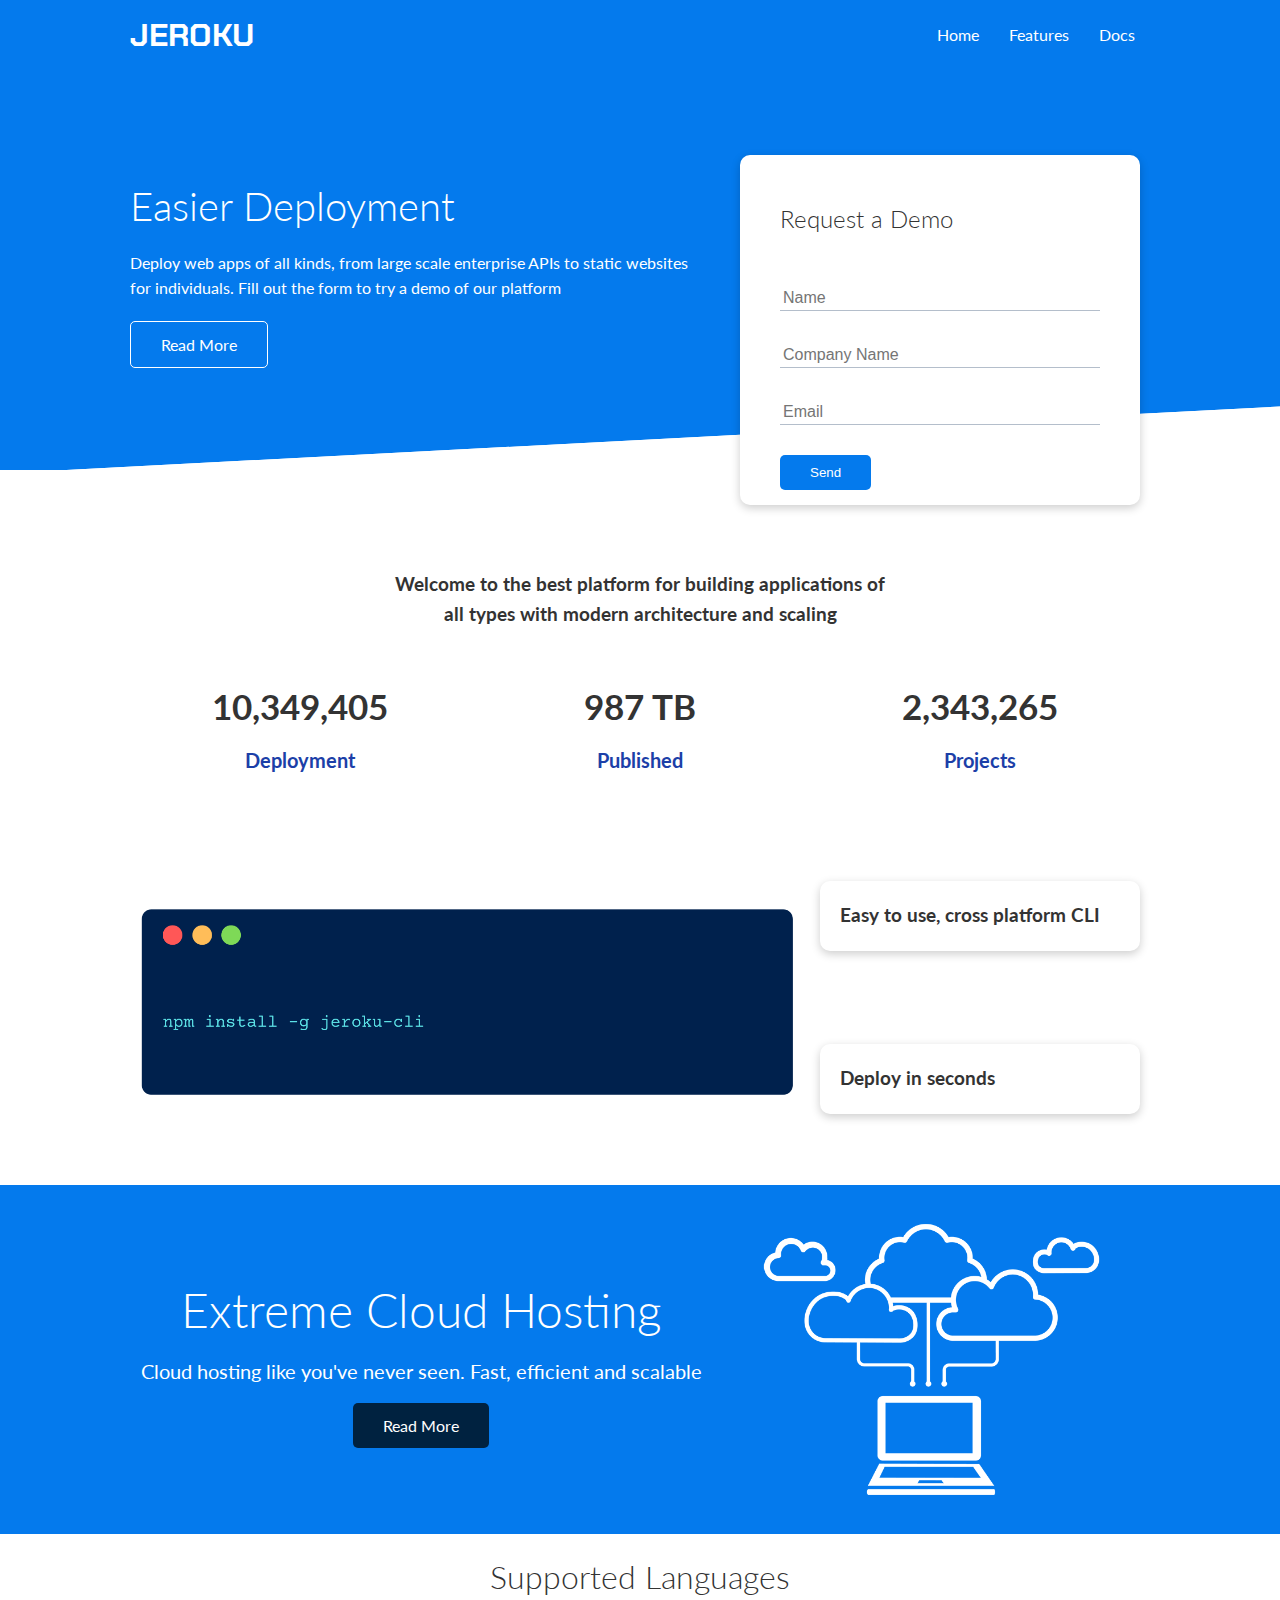
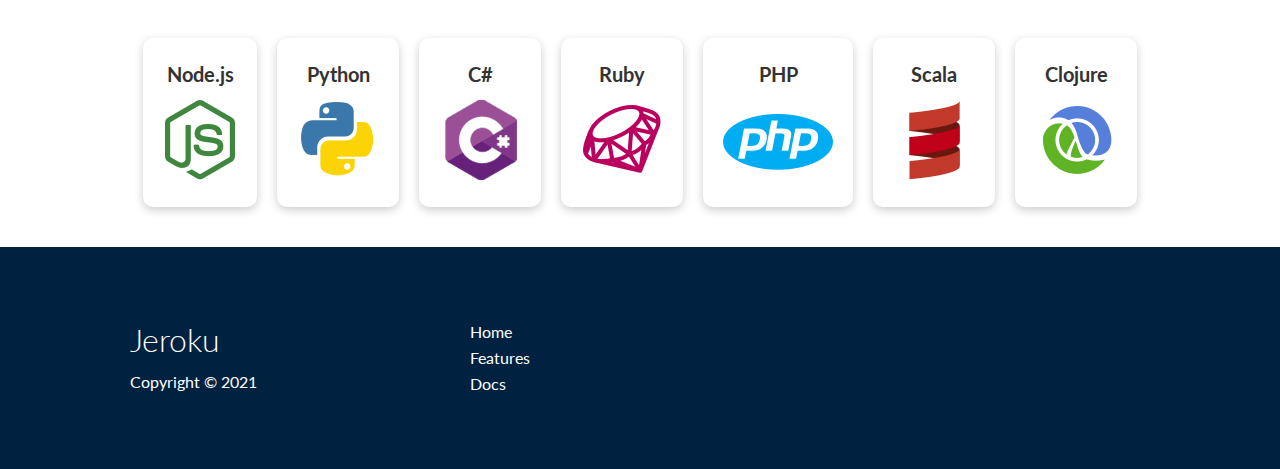
<file: index.html>
<!DOCTYPE html>
<html lang="en">
<head>
    <meta charset="UTF-8">
    <meta name="viewport" content="width=device-width, initial-scale=1.0">
    <link rel="shortcut icon" href="images/favicon.ico" type="image/x-icon">
    <link rel="preconnect" href="https://fonts.gstatic.com">
    <link href="https://fonts.googleapis.com/css2?family=Chakra+Petch:wght@700&display=swap" rel="stylesheet">
    <link href="https://fonts.googleapis.com/css2?family=Lato:wght@300&display=swap" rel="stylesheet">
    <link rel="stylesheet" href="https://cdnjs.cloudflare.com/ajax/libs/font-awesome/5.15.2/css/all.min.css" integrity="sha512-HK5fgLBL+xu6dm/Ii3z4xhlSUyZgTT9tuc/hSrtw6uzJOvgRr2a9jyxxT1ely+B+xFAmJKVSTbpM/CuL7qxO8w==" crossorigin="anonymous" />
    <link rel="stylesheet" href="css/reusable.css">
    <link rel="stylesheet" href="css/style.css">
    <link rel="stylesheet" href="css/responsive.css">
    <title>Jeroku | Cloud Hosting For Everyone</title>
</head>
<body>
    <!-- Navbar -->
    <div class="navbar">
        <div class="container flex">
            <h1 class="logo">Jeroku</h1>
            <nav>
                <ul>
                    <li><a href="index.html">Home</a></li>
                    <li><a href="features.html">Features</a></li>
                    <li><a href="docs.html">Docs</a></li>
                </ul>
            </nav>        
        </div>
    </div>

    <!-- Showcase -->
    <section class="showcase">
        <div class="container grid">
            <div class="showcase-text">
                <h1>Easier Deployment</h1>
                <p>Deploy web apps of all kinds, from large scale enterprise APIs to static websites for individuals. Fill out the form to try a demo of our platform</p>
                <a href="features.html" class="btn btn-outline">Read More</a>
            </div>
            <div class="showcase-form card">
                <h2>Request a Demo</h2>
                <form name="contact" method="POST" netlify-honeypot="bot-field" data-netlify="true">
                    <input type="hidden" name="form-name" value="contact">
                    <p class="hidden">
                        <label>Don’t fill this out if you’re human: <input name="bot-field" /></label>
                    </p>
                    <div class="form-control">
                        <input type="text" name="name" placeholder="Name" required>
                    </div>
                    <div class="from-control">
                        <input type="text" name="company" placeholder="Company Name" required>
                    </div>
                    <div class="form-control">
                        <input type="email" name="email" placeholder="Email" required>
                    </div>
                    <input type="submit" value="Send" class="btn btn-primary">
                </form>
            </div>
        </div>
    </section>

    <!-- Stats -->

    <section class="stats">
        <div class="container">
            <h3 class="stats-heading text-center my-1">
                Welcome to the best platform for building applications of all types with modern architecture and scaling 
            </h3>

            <div class="grid grid-3 text-center my-4">
                <div>
                    <i class="fas fa-server fa-3x"></i>
                    <h3>10,349,405</h3>
                    <p class="text-secondary">Deployment</p>
                </div>
                <div>
                    <i class="fas fa-upload fa-3x"></i>
                    <h3>987 TB</h3>
                    <p class="text-secondary">Published</p>
                </div>
                <div>
                    <i class="fas fa-project-diagram fa-3x"></i>
                    <h3>2,343,265</h3>
                    <p class="text-secondary">Projects</p>
                </div>
            </div>
        </div>
    </section>

    <!-- Cli -->

    <section class="cli">
        <div class="container grid">
            <img src="images/cli.png" alt="cli">
            <div class="card">
                <h3>Easy to use, cross platform CLI</h3>
            </div>
            <div class="card">
                <h3>Deploy in seconds</h3>
            </div>
        </div>
    </section>

    <!-- Cloud -->

    <section class="cloud bg-primary my-2 py-2">
        <div class="container grid">
            <div class="text-center">
                <h2 class="lg">Extreme Cloud Hosting</h2>
                <p class="lead my-1">Cloud hosting like you've never seen. Fast, efficient and scalable</p>
                <a href="features.html" class="btn btn-dark">Read More</a>
            </div>
            <img src="images/cloud.png" alt="cloud">
        </div>
    </section>

    <!-- Languages -->

    <section class="languages">
        <h2 class="md text-center my-2">
            Supported Languages
        </h2>
        <div class="container flex">
            <div class="card">
                <h4>Node.js</h4>
                <img src="images/logos/node.png" alt="node.js">
            </div>
            <div class="card">
                <h4>Python</h4>
                <img src="images/logos/python.png" alt="python">
            </div>
            <div class="card">
                <h4>C#</h4>
                <img src="images/logos/csharp.png" alt="c#">
            </div>
            <div class="card">
                <h4>Ruby</h4>
                <img src="images/logos/ruby.png" alt="ruby">
            </div>
            <div class="card">
                <h4>PHP</h4>
                <img src="images/logos/php.png" alt="php">
            </div>
            <div class="card">
                <h4>Scala</h4>
                <img src="images/logos/scala.png" alt="scala">
            </div>
            <div class="card">
                <h4>Clojure</h4>
                <img src="images/logos/clojure.png" alt="clojure">
            </div>
        </div>
    </section>

    <!-- Footer -->

    <footer class="footer bg-dark py-5">
        <div class="container grid grid-3">
            <div>
                <h1>Jeroku</h1>
                <p>Copyright &copy; 2021</p>
            </div>

            <nav>
                <ul>
                    <li><a href="index.html">Home</a></li>
                    <li><a href="features.html">Features</a></li>
                    <li><a href="docs.html">Docs</a></li>
                </ul>
            </nav>
            <div class="social">
                <a href="#"><i class="fab fa-github fa-2x"></i></a>
                <a href="#"><i class="fab fa-facebook fa-2x"></i></a>
                <a href="#"><i class="fab fa-instagram fa-2x"></i></a>
                <a href="#"><i class="fab fa-twitter fa-2x"></i></a>
            </div>
        </div>
    </footer>


    
</body>
</html>
</file>
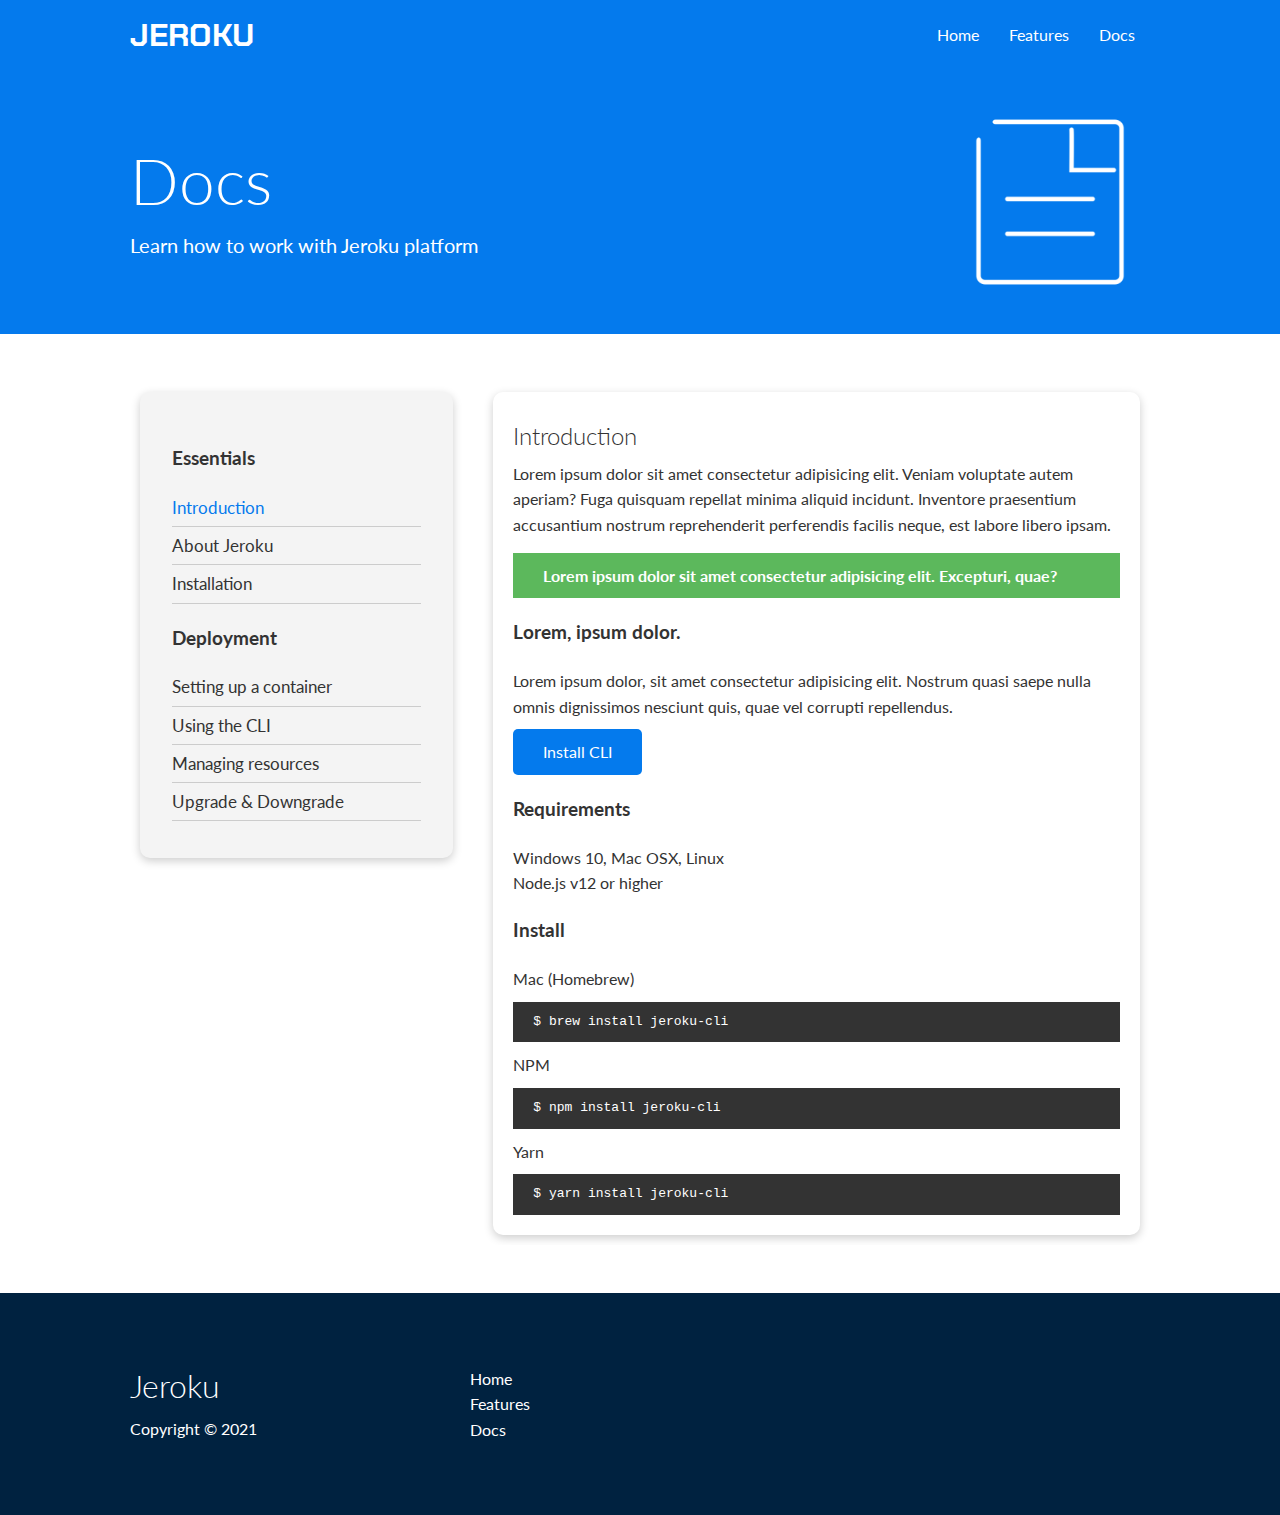
<file: docs.html>
<!DOCTYPE html>
<html lang="en">
<head>
    <meta charset="UTF-8">
    <meta name="viewport" content="width=device-width, initial-scale=1.0">
    <link rel="shortcut icon" href="images/favicon.ico" type="image/x-icon">
    <link rel="preconnect" href="https://fonts.gstatic.com">
    <link href="https://fonts.googleapis.com/css2?family=Chakra+Petch:wght@700&display=swap" rel="stylesheet">
    <link href="https://fonts.googleapis.com/css2?family=Lato:wght@300&display=swap" rel="stylesheet">
    <link rel="stylesheet" href="https://cdnjs.cloudflare.com/ajax/libs/font-awesome/5.15.2/css/all.min.css" integrity="sha512-HK5fgLBL+xu6dm/Ii3z4xhlSUyZgTT9tuc/hSrtw6uzJOvgRr2a9jyxxT1ely+B+xFAmJKVSTbpM/CuL7qxO8w==" crossorigin="anonymous" />
    <link rel="stylesheet" href="css/reusable.css">
    <link rel="stylesheet" href="css/style.css">
    <link rel="stylesheet" href="css/responsive.css">
    <title>Jeroku | Cloud Hosting For Everyone</title>
</head>
<body>
    <!-- Navbar -->
    <div class="navbar">
        <div class="container flex">
            <h1 class="logo">Jeroku</h1>
            <nav>
                <ul>
                    <li><a href="index.html">Home</a></li>
                    <li><a href="features.html">Features</a></li>
                    <li><a href="docs.html">Docs</a></li>
                </ul>
            </nav>        
        </div>
    </div>

    <!-- Head -->

    <section class="docs-head bg-primary py-3">
        <div class="container grid">
            <div>
                <h1 class="xl">Docs</h1>
                <p class="lead">Learn how to work with Jeroku platform</p>
            </div>
            <img src="images/docs.png" alt="docs">
        </div>
    </section>

    <!-- Docs Main -->

    <section class="docs-main my-4">
        <div class="container grid">
            <div class="card bg-light p-3">
                <h3 class="my-2">Essentials</h3>
                <nav>
                    <ul>
                        <li><a class="text-primary" href="#">Introduction</a></li>
                        <li><a href="#">About Jeroku</a></li>
                        <li><a href="#">Installation</a></li>
                    </ul>
                </nav>

                <h3 class="my-2">Deployment</h3>
                <nav>
                    <ul>
                        <li><a href="#">Setting up a container</a></li>
                        <li><a href="#">Using the CLI</a></li>
                        <li><a href="#">Managing resources</a></li>
                        <li><a href="#">Upgrade & Downgrade</a></li>
                    </ul>
                </nav>
            </div>

            <div class="card">
                <h2>Introduction</h2>
                <p>Lorem ipsum dolor sit amet consectetur adipisicing elit. Veniam voluptate autem aperiam? Fuga quisquam repellat minima aliquid incidunt. Inventore praesentium accusantium nostrum reprehenderit perferendis facilis neque, est labore libero ipsam.</p>
                <div class="alert alert-success">
                    <i class="fas fa-info"></i>Lorem ipsum dolor sit amet consectetur adipisicing elit. Excepturi, quae?
                </div>

                <h3>Lorem, ipsum dolor.</h3>
                <p>Lorem ipsum dolor, sit amet consectetur adipisicing elit. Nostrum quasi saepe nulla omnis dignissimos nesciunt quis, quae vel corrupti repellendus.</p>
                <a href="#" class="btn btn-primary">Install CLI</a>

                <h3>Requirements</h3>
                <ul>
                    <li>Windows 10, Mac OSX, Linux</li>
                    <li>Node.js v12 or higher</li>
                </ul>

                <h3>Install</h3>
                <p>Mac (Homebrew)</p>
                <pre><code>$ brew install jeroku-cli</code></pre>
                <p>NPM</p>
                <pre><code>$ npm install jeroku-cli</code></pre>
                <p>Yarn</p>
                <pre><code>$ yarn install jeroku-cli</code></pre>
            </div>
        </div>
    </section>



    <!-- Footer -->

    <footer class="footer bg-dark py-5">
        <div class="container grid grid-3">
            <div>
                <h1>Jeroku</h1>
                <p>Copyright &copy; 2021</p>
            </div>

            <nav>
                <ul>
                    <li><a href="index.html">Home</a></li>
                    <li><a href="features.html">Features</a></li>
                    <li><a href="docs.html">Docs</a></li>
                </ul>
            </nav>
            <div class="social">
                <a href="#"><i class="fab fa-github fa-2x"></i></a>
                <a href="#"><i class="fab fa-facebook fa-2x"></i></a>
                <a href="#"><i class="fab fa-instagram fa-2x"></i></a>
                <a href="#"><i class="fab fa-twitter fa-2x"></i></a>
            </div>
        </div>
    </footer>


    
</body>
</html>
</file>
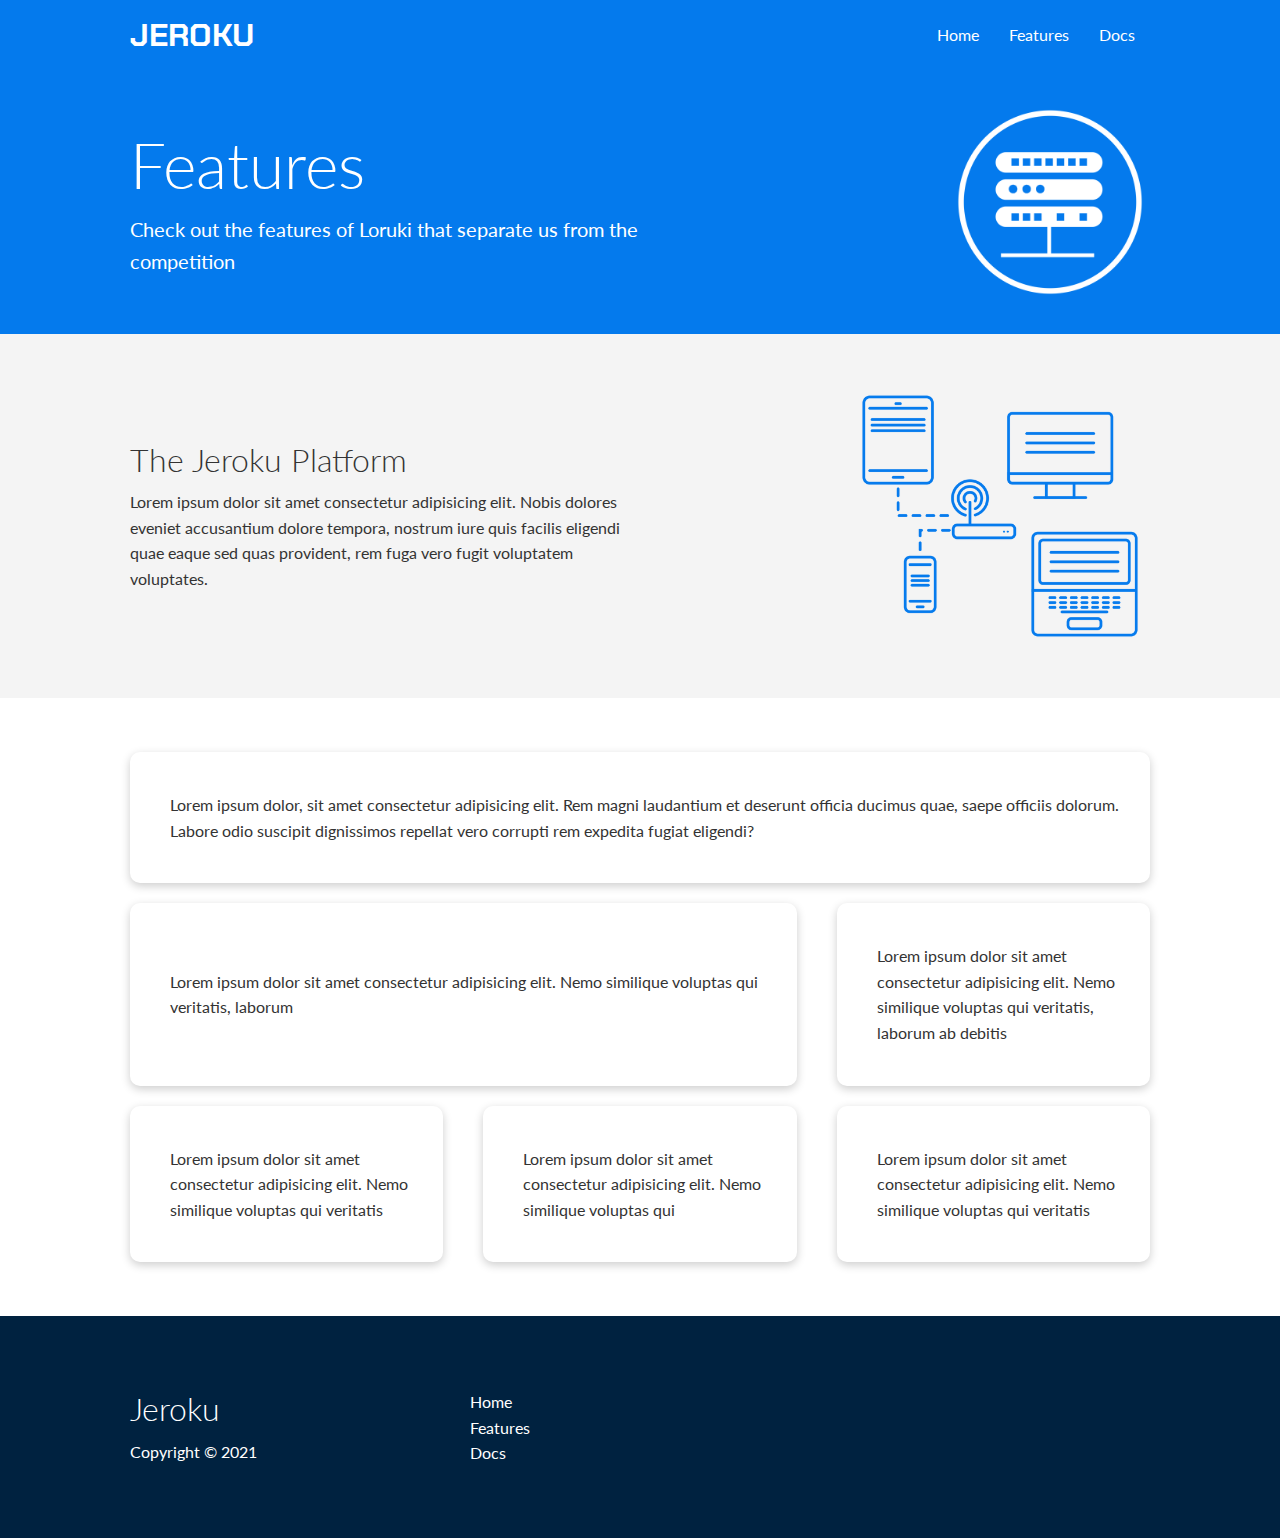
<file: features.html>
<!DOCTYPE html>
<html lang="en">
<head>
    <meta charset="UTF-8">
    <meta name="viewport" content="width=device-width, initial-scale=1.0">
    <link rel="shortcut icon" href="images/favicon.ico" type="image/x-icon">
    <link rel="preconnect" href="https://fonts.gstatic.com">
    <link href="https://fonts.googleapis.com/css2?family=Chakra+Petch:wght@700&display=swap" rel="stylesheet">
    <link href="https://fonts.googleapis.com/css2?family=Lato:wght@300&display=swap" rel="stylesheet">
    <link rel="stylesheet" href="https://cdnjs.cloudflare.com/ajax/libs/font-awesome/5.15.2/css/all.min.css" integrity="sha512-HK5fgLBL+xu6dm/Ii3z4xhlSUyZgTT9tuc/hSrtw6uzJOvgRr2a9jyxxT1ely+B+xFAmJKVSTbpM/CuL7qxO8w==" crossorigin="anonymous" />
    <link rel="stylesheet" href="css/reusable.css">
    <link rel="stylesheet" href="css/style.css">
    <link rel="stylesheet" href="css/responsive.css">
    <title>Jeroku | Cloud Hosting For Everyone</title>
</head>
<body>
    <!-- Navbar -->
    <div class="navbar">
        <div class="container flex">
            <h1 class="logo">Jeroku</h1>
            <nav>
                <ul>
                    <li><a href="index.html">Home</a></li>
                    <li><a href="features.html">Features</a></li>
                    <li><a href="docs.html">Docs</a></li>
                </ul>
            </nav>        
        </div>
    </div>

    <!-- Head -->

    <section class="features-head bg-primary py-3">
        <div class="container grid">
            <div>
                <h1 class="xl">Features</h1>
                <p class="lead">Check out the features of Loruki that separate us from the competition </p>
            </div>
            <img src="images/server.png" alt="server">
        </div>
        
    </section>

    <!-- Sub head -->

    <section class="features-sub-head bg-light py-3">
        <div class="container grid">
            <div>
                <h1 class="md">The Jeroku Platform</h1>
                <p>Lorem ipsum dolor sit amet consectetur adipisicing elit. Nobis dolores eveniet accusantium dolore tempora, nostrum iure quis facilis eligendi quae eaque sed quas provident, rem fuga vero fugit voluptatem voluptates.</p>
            </div>
            <img src="images/server2.png" alt="server">
        </div>
    </section>

    <!-- Main Features -->

    <section class="features-main my-2">
        <div class="container grid grid-3">
            <div class="card flex">
                <i class="fas fa-server fa-3x"></i>
                <p>Lorem ipsum dolor, sit amet consectetur adipisicing elit. Rem magni laudantium et deserunt officia ducimus quae, saepe officiis dolorum. Labore odio suscipit dignissimos repellat vero corrupti rem expedita fugiat eligendi? </p>
            </div>
            <div class="card flex">
                <i class="fas fa-network-wired fa-3x"></i>
                <p>Lorem ipsum dolor sit amet consectetur adipisicing elit. Nemo similique voluptas qui veritatis, laborum</p>
            </div>
            <div class="card flex">
                <i class="fas fa-laptop-code fa-3x"></i>
                <p>Lorem ipsum dolor sit amet consectetur adipisicing elit. Nemo similique voluptas qui veritatis, laborum ab debitis </p>
            </div>
            <div class="card flex">
                <i class="fas fa-database fa-3x"></i>
                <p>Lorem ipsum dolor sit amet consectetur adipisicing elit. Nemo similique voluptas qui veritatis</p>
            </div>
            <div class="card flex">
                <i class="fas fa-power-off fa-3x"></i>
                <p>Lorem ipsum dolor sit amet consectetur adipisicing elit. Nemo similique voluptas qui</p>
            </div>
            <div class="card flex">
                <i class="fas fa-upload fa-3x"></i>
                <p>Lorem ipsum dolor sit amet consectetur adipisicing elit. Nemo similique voluptas qui veritatis</p>
            </div>
        </div>
    </section>


    <!-- Footer -->

    <footer class="footer bg-dark py-5">
        <div class="container grid grid-3">
            <div>
                <h1>Jeroku</h1>
                <p>Copyright &copy; 2021</p>
            </div>

            <nav>
                <ul>
                    <li><a href="index.html">Home</a></li>
                    <li><a href="features.html">Features</a></li>
                    <li><a href="docs.html">Docs</a></li>
                </ul>
            </nav>
            <div class="social">
                <a href="#"><i class="fab fa-github fa-2x"></i></a>
                <a href="#"><i class="fab fa-facebook fa-2x"></i></a>
                <a href="#"><i class="fab fa-instagram fa-2x"></i></a>
                <a href="#"><i class="fab fa-twitter fa-2x"></i></a>
            </div>
        </div>
    </footer>


    
</body>
</html>
</file>
<file: css/reusable.css>
/* Reusable Components */

.container{
    max-width: 1100px;
    margin: 0 auto;
    overflow: auto;
    padding: 0 40px;
}

.card{
    background-color: #fff;
    color: #333;
    border-radius: 10px;
    box-shadow: 0 3px 10px rgba(0,0,0,0.2);
    padding: 20px;
    margin: 10px;
}

.btn{
    display: inline-block;
    padding: 10px 30px;
    cursor: pointer;
    background: var(--primary-color);
    color: #fff;
    border: none;
    border-radius: 5px;
}

.btn-outline{
    background-color: transparent;
    border: 1px solid #fff;
}

.btn:hover{
    transform: scale(.98);
}

/* Backgrounds & colored buttons */

.bg-primary,
.btn-primary{
    background-color: var(--primary-color);
    color: #fff;
}

.bg-secondary,
.btn-secondary{
    background-color: var(--secondary-color);
    color: #fff;
}

.bg-light,
.btn-light{
    background-color: var(--light-color);
    color: #333;
}

.bg-dark,
.btn-dark{
    background-color: var(--dark-color);
    color: #fff;
}

.bg-primary a,
.btn-primary a,
.bg-secondary a,
.btn-secondary a,
.bg-light a,
.btn-light a,
.bg-dark a,
.btn-dark a{
    color: #fff;
}

/* Text colors */

.text-primary{
    color: var(--primary-color);
    
}

.text-secondary{
    color: var(--secondary-color);
    
}

.text-light{
    color: var(--light-color);

}

.text-dark{
    color: var(--dark-color);
    
}

/* Text sizes */

.lead{
    font-size: 20px;
}

.sm{
    font-size: 1rem;
}

.md{
    font-size: 2rem;
}

.lg{
    font-size: 3rem;
}

.xl{
    font-size: 4rem;
}

.text-center{
    text-align: center;
}

/* Alert */

.alert{
    background-color: var(--light-colr);
    padding: 10px 20px;
    font-weight: bold;
    margin: 15px 0;
}

.alert i{
    margin-right: 10px;
}

.alert-success{
    background-color: var(--success-color);
    color: #fff;
}

.alert-error{
    background-color: var(--error-color);
    color: #fff;
}



.flex{
    display: flex;
    justify-content: center;
    align-items: center;
    height: 100%;
}

.grid{
    display: grid;
    grid-template-columns: repeat(2, 1fr);
    justify-content: center;
    align-items: center;
    height: 100%;
}

.grid-3{
    grid-template-columns: repeat(3,1fr);
}

/* Margin */

.m-1{
    margin: 1rem;
}

.m-2{
    margin: 1.5rem;
}

.m-3{
    margin: 2rem;
}

.m-4{
    margin: 3rem;
}

.m-5{
    margin: 4rem;
}

.my-1{
    margin: 1rem 0;
}

.my-2{
    margin: 1.5rem 0;
}

.my-3{
    margin: 2rem 0;
}

.my-4{
    margin: 3rem 0;
}

.my-5{
    margin: 4rem 0;
}

/* Padding */

.p-1{
    padding: 1rem;
}

.p-2{
    padding: 1.5rem;
}

.p-3{
    padding: 2rem;
}

.p-4{
    padding: 3rem;
}

.p-5{
    padding: 4rem;
}

.py-1{
    padding: 1rem 0;
}

.py-2{
    padding: 1.5rem 0;
}

.py-3{
    padding: 2rem 0;
}

.py-4{
    padding: 3rem 0;
}

.py-5{
    padding: 4rem 0;
}
</file>
<file: css/style.css>
/* Basic Setup */

:root{
    --primary-color: #047aed;
    --secondary-color: #1c3fa8;
    --light-color: #f4f4f4;
    --dark-color: #002240;
    --success-color: #5cb85c;
    --error-color: #d9534f;

}

*{
    box-sizing: border-box;
    padding: 0;
    margin: 0;
}

body{
    font-family: 'Lato', sans-serif;
    color: #333;
    line-height: 1.6;
}

ul{
    list-style-type: none;
}

a{
    text-decoration: none;
    color: #333;
}

h1,h2{
    line-height: 1.2;
    font-weight: 300;
    margin: 10px 0;
}

.logo{
    font-family: 'Chakra Petch', sans-serif;
    text-transform: uppercase;
    font-weight: 700;
}

p{
    margin: 10px 0;
}

img{
    width: 100%;
}

code,
pre{
    background: #333;
    color: #fff;
    padding: 10px;
}

.hidden{
    visibility: hidden;
    height: 0;
}



/* Navbar */

.navbar{
    background-color: var(--primary-color);
    color: #fff;
    height: 70px;
}

.navbar ul{
    display: flex;
}

.navbar a{
    color: #fff;
    padding: 10px;
    margin: 0 5px;
}

.navbar a:hover{
    border-bottom: 2px solid #fff;
}

.navbar .flex{
    justify-content: space-between;
}

/* Showcase */

.showcase{
    height: 400px;
    background-color: var(--primary-color);
    color: #fff;
    position: relative;
}

.showcase h1{
    font-size: 40px;
}

.showcase p{
    margin: 20px 0;
}

.showcase .grid{
    overflow: visible;
    grid-template-columns: 55% 45%;
    
}

.showcase-text{
    animation: slideInFromLeft 1s ease-in;
}

.showcase-form{
    position: relative;
    top: 60px;
    height: 350px;
    width: 400px;
    padding: 40px;
    z-index: 100;
    justify-self: flex-end;
    animation: slideInFromRight 1s ease-in;
}

.showcase-form .form-control{
    margin: 30px 0;
}

.showcase-form input[type="text"],
.showcase-form input[type="email"]{
    border: 0;
    border-bottom: 1px solid #b4becb;
    width: 100%;
    padding: 3px;
    font-size: 16px;
}

.showcase-form input:focus{
    outline: none;
}

.showcase::before,
.showcase::after{
    content: '';
    position: absolute;
    height: 100px;
    bottom: -70px;
    right: 0;
    left: 0;
    background: #fff;
    transform: skewY(-3deg);
    -webkit-transform: skewY(-3deg);
    -moz-transform: skewY(-3deg);
    -ms-transform: skewY(-3deg);
}

/* Stats */

.stats{
    padding-top: 100px;
    animation: slideInFromBottom 1s ease-in;
}

.stats-heading{
    max-width: 500px;
    margin: auto;
}

.stats .grid h3{
    font-size: 35px;
}

.stats .grid p{
    font-size: 20px;
    font-weight: bold;
}

/* Cli */

.cli .grid{
    grid-template-columns: repeat(3,1fr);
    grid-template-rows: repeat(2,1fr);
}

.cli .grid > *:first-child{
    grid-column: 1 / span 2;
    grid-row: 1 / span 2;
}

/* Cloud */

.cloud .grid{
    grid-template-columns: 4fr 3fr;
}

/* Languages */

.languages .flex{
    flex-wrap: wrap;
}

.languages .card{
    text-align: center;
    margin: 18px 10px 40px;
    transition: transform 0.2s ease-in;
}

.languages .card h4{
    font-size: 20px;
    margin-bottom: 10px;
}

.languages .card:hover{
    transform: translateY(-15px);
}

/* Features */

.features-head img{
    width: 200px;
    justify-self: flex-end;
}

.features-sub-head img{
    width: 300px;
    justify-self: flex-end;
}

/* Main Features */

.features-main .card>i{
    margin-right: 20px;
}

.features-main .grid{
    padding: 30px;
    gap: 20px;
}

.features-main .grid>*:first-child{
    grid-column: 1 / span 3;
}

.features-main .grid>*:nth-child(2){
    grid-column: 1 / span 2;
}

/* Docs */

.docs-head img{
    width: 200px;
    justify-self: flex-end;
}

.docs-main h3{
    margin: 20px 0;
}

.docs-main .grid{
    grid-template-columns: 1fr 2fr;
    align-items: flex-start;
    gap: 20px;
}

.docs-main nav li {
    font-size: 17px;
    padding-bottom: 5px;
    margin-bottom: 5px;
    border-bottom: 1px solid #ccc;

}

.docs-main nav li a {
    color: #333;
}

.docs-main nav li .text-primary {
    color: var(--primary-color);
}

.docs-main a:hover{
    font-weight: bold;
}

/* Footer */



.footer .social{
    margin: 20px;
}

.footer .social a{
    margin: 0 10px;
}

/* Animation */

@keyframes slideInFromLeft{
    0% {
        transform: translateX(-100%);
    }

    100% {
        transform: translateX(0);
    }
}

@keyframes slideInFromRight{
    0% {
        transform: translateX(100%);
    }

    100% {
        transform: translateX(0);
    }
}

@keyframes slideInFromTop{
    0% {
        transform: translateY(-100%);
    }

    100% {
        transform: translateX(0);
    }
}

@keyframes slideInFromBottom{
    0% {
        transform: translateY(100%);
    }

    100% {
        transform: translateX(0);
    }
}
@keyframes slideInFromLeft{
    0% {
        transform: translateX(-100%);
    }

    100% {
        transform: translateX(0);
    }
}

@keyframes slideInFromRight{
    0% {
        transform: translateX(100%);
    }

    100% {
        transform: translateX(0);
    }
}
</file>
<file: css/responsive.css>
/* Tablet and under */

@media (max-width:768px){
    .grid,
    .showcase .grid,
    .stats .grid,
    .cli .grid,
    .cloud .grid,
    .features-main .grid,
    .docs-main .grid{
        grid-template-columns: 1fr;
        grid-template-rows: 1fr;
    }

    .showcase{
        height: auto;
    }

    .showcase-text{
        text-align: center;
        margin-top: 40px;
        animation: slideInFromTop 1s ease-in;
    }

    .showcase-form{
        justify-self: center;
        margin: auto;
        animation: slideInFromBottom 1s ease-in;
    }

    .cli .grid > *:first-child{
        grid-column: 1;
        grid-row: 1;
    }

    .features-head,
    .features-sub-head,
    .docs-head{
        text-align: center;
    }

    .features-head img,
    .features-sub-head img,
    .docs-head img{
        justify-self: center;
    }

    .features-main .grid > *:first-child,
    .features-main .grid > *:nth-child(2){
        grid-column: 1;
    }

    .footer{
        text-align: center;
    }



}

/* Mobile */

@media (max-width:500px){
    .navbar{
        height: 110px;
    }

    .navbar .flex{
        flex-direction: column;
    }

    .navbar ul{
        padding: 10px;
        background-color: rgba(0,0,0,0.1);
    }

    .showcase-form{
        width: 300px;
    }

    
}
</file>
